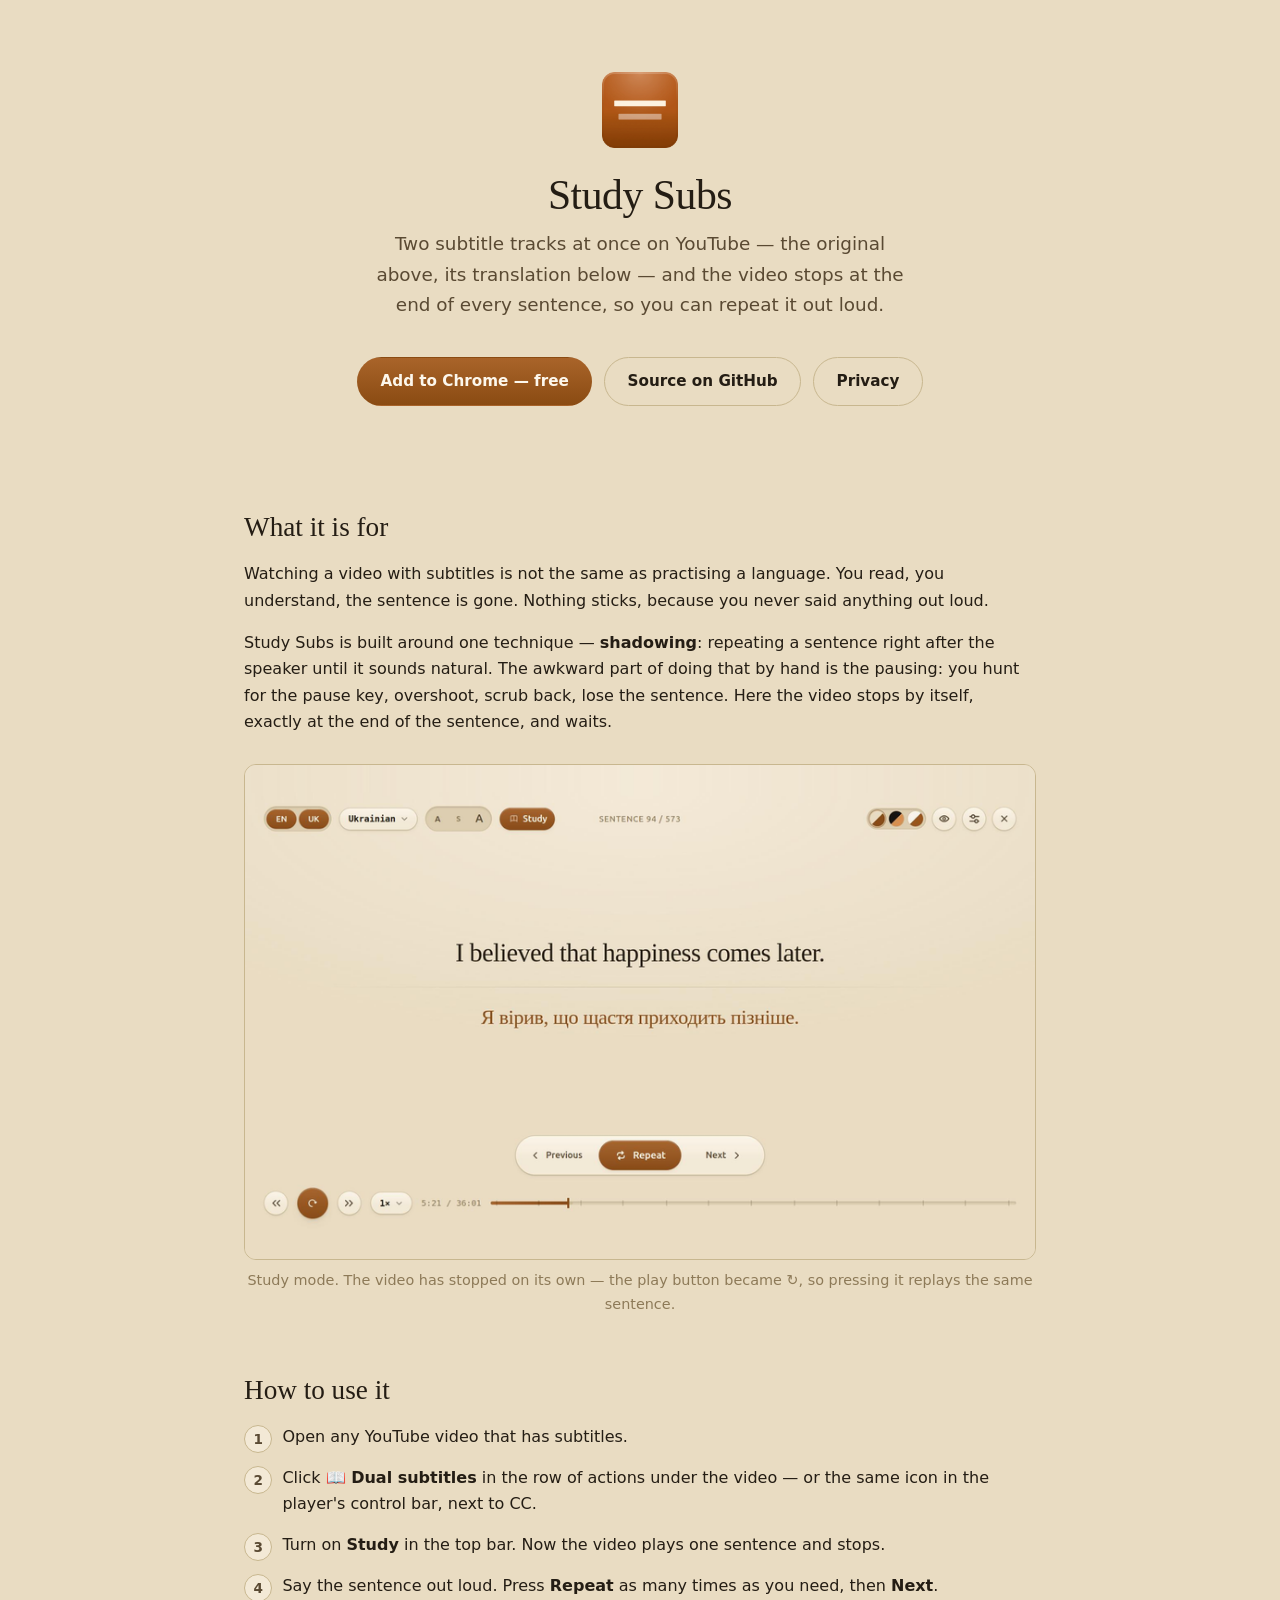
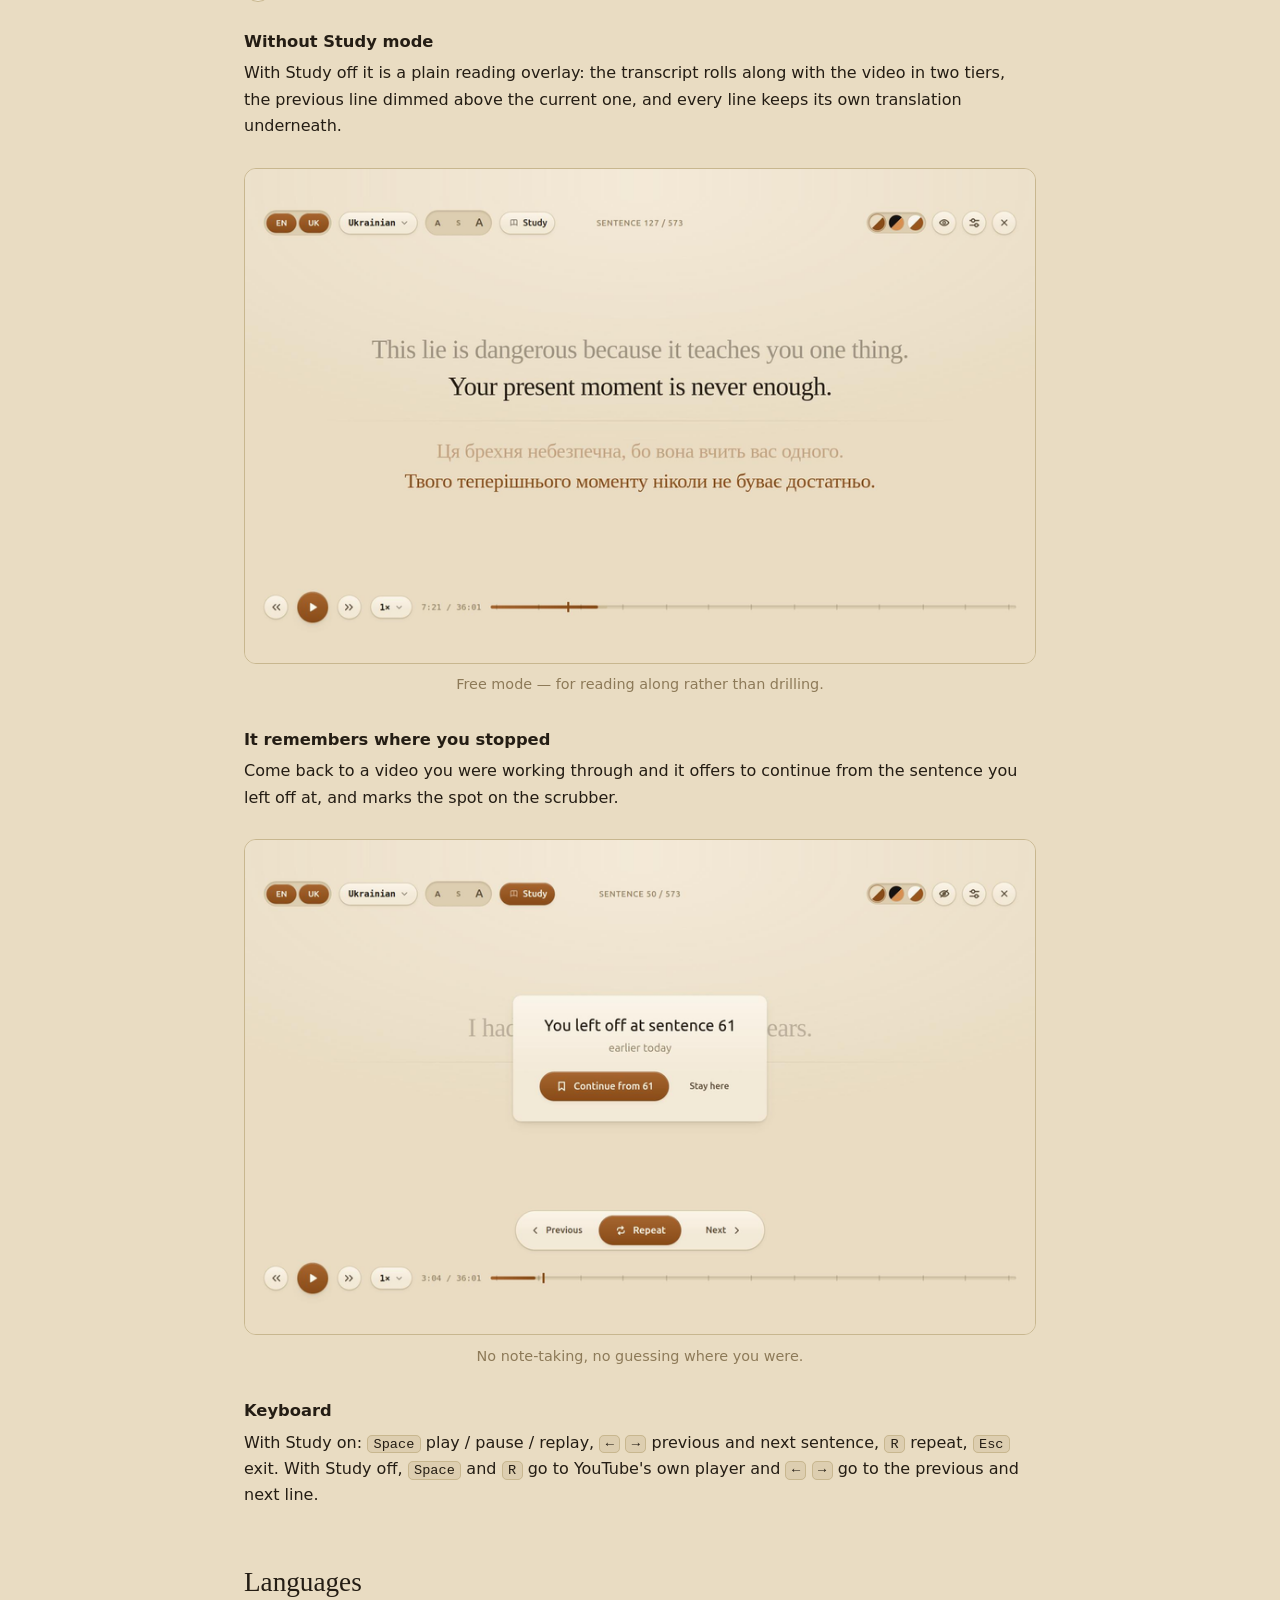
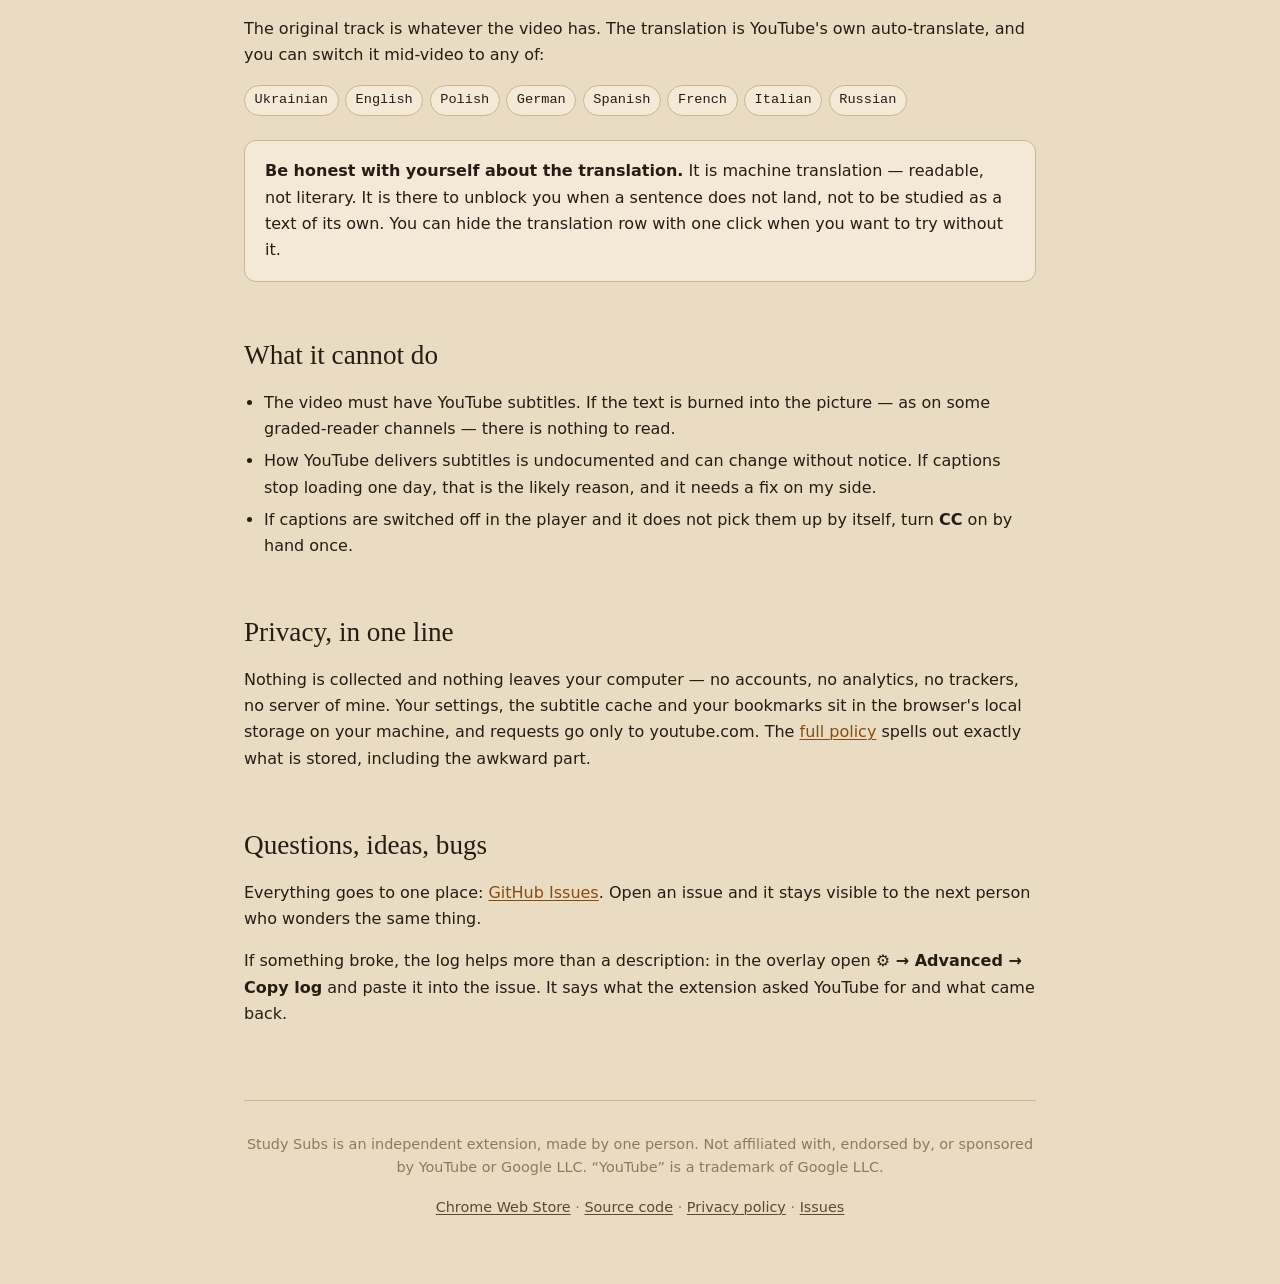
<file: docs/index.html>
<!DOCTYPE html>
<html lang="en">
<head>
<meta charset="utf-8">
<meta name="viewport" content="width=device-width, initial-scale=1">
<title>Study Subs — dual subtitles for YouTube</title>
<meta name="description" content="A Chrome extension that shows two subtitle tracks at once on YouTube and stops at the end of every sentence, so you can repeat it out loud.">
<link rel="icon" href="img/icon.png" type="image/png">
<style>
  :root{
    --bg:#e9dcc2; --bg-elev:#f3e9d6; --bg-sunken:#ddceb0;
    --ink:#241d14; --ink-2:#5a4a33; --ink-3:#8d7a58;
    --accent:#8a4b12; --accent-2:#a9642a; --accent-ink:#fdf7ec;
    --line:#c8b78f;
    --serif:"Iowan Old Style","Palatino Linotype",Palatino,Charter,Georgia,"Times New Roman",serif;
    --sans:system-ui,-apple-system,"Segoe UI",Roboto,"Helvetica Neue",Arial,sans-serif;
    --mono:ui-monospace,SFMono-Regular,"SF Mono",Menlo,Consolas,monospace;
  }
  @media (prefers-color-scheme:dark){
    :root{
      --bg:#171310; --bg-elev:#221c16; --bg-sunken:#100d0a;
      --ink:#efe4d2; --ink-2:#b9a992; --ink-3:#8a7a66;
      --accent:#d98f4d; --accent-2:#edaa6b; --accent-ink:#1a1209;
      --line:#3b3128;
    }
  }
  *{box-sizing:border-box}
  body{
    margin:0; background:var(--bg); color:var(--ink);
    font:16px/1.65 var(--sans);
    -webkit-font-smoothing:antialiased;
  }
  .wrap{max-width:52rem; margin:0 auto; padding:0 1.25rem}
  header{padding:4.5rem 0 3rem; text-align:center}
  /* no border-radius: the PNG already has its own transparent rounded corners */
  .mark{width:76px; height:76px; margin:0 auto 1.5rem; display:block}
  h1{font:400 2.6rem/1.15 var(--serif); margin:0 0 .6rem; letter-spacing:-.01em}
  .tagline{font-size:1.15rem; color:var(--ink-2); margin:0 auto; max-width:34rem}
  .cta{margin-top:2.25rem; display:flex; gap:.75rem; justify-content:center; flex-wrap:wrap}
  .btn{
    display:inline-block; padding:.7rem 1.4rem; border-radius:99px; text-decoration:none;
    font-weight:600; font-size:.95rem; border:1px solid transparent;
  }
  .btn-primary{background:linear-gradient(180deg,var(--accent-2),var(--accent)); color:var(--accent-ink)}
  .btn-ghost{border-color:var(--line); color:var(--ink)}
  .btn:hover{filter:brightness(1.06)}
  h2{font:400 1.7rem/1.3 var(--serif); margin:3.5rem 0 1rem}
  h3{font:600 1.02rem/1.4 var(--sans); margin:2rem 0 .4rem; color:var(--ink)}
  p{margin:0 0 1rem}
  section p:last-child{margin-bottom:0}
  ul{margin:0 0 1rem; padding-left:1.25rem}
  li{margin:.35rem 0}
  figure{margin:1.75rem 0 0}
  figure img{
    width:100%; height:auto; display:block; border-radius:12px;
    border:1px solid var(--line);
  }
  figcaption{margin-top:.6rem; font-size:.9rem; color:var(--ink-3); text-align:center}
  kbd{
    font:inherit; font-family:var(--mono); font-size:.85em;
    background:var(--bg-sunken); border:1px solid var(--line);
    border-radius:5px; padding:.05em .4em;
  }
  .steps{counter-reset:s; list-style:none; padding:0}
  .steps li{counter-increment:s; position:relative; padding-left:2.4rem; margin:.9rem 0}
  .steps li::before{
    content:counter(s); position:absolute; left:0; top:.05rem;
    width:1.65rem; height:1.65rem; border-radius:99px;
    background:var(--bg-elev); border:1px solid var(--line); color:var(--ink-2);
    font-size:.85rem; font-weight:600; display:flex; align-items:center; justify-content:center;
  }
  .note{
    background:var(--bg-elev); border:1px solid var(--line);
    border-radius:12px; padding:1.1rem 1.25rem; margin:1.5rem 0 0;
  }
  .note strong{color:var(--ink)}
  .langs{display:flex; flex-wrap:wrap; gap:.4rem; margin:.75rem 0 0; padding:0; list-style:none}
  .langs li{
    font-family:var(--mono); font-size:.85rem; padding:.2rem .6rem;
    background:var(--bg-elev); border:1px solid var(--line); border-radius:99px; margin:0;
  }
  a{color:var(--accent); text-decoration-thickness:1px; text-underline-offset:2px}
  footer{
    margin-top:4.5rem; padding:2rem 0 3rem; border-top:1px solid var(--line);
    color:var(--ink-3); font-size:.9rem; text-align:center;
  }
  footer a{color:var(--ink-2)}
</style>
</head>
<body>
<div class="wrap">

<header>
  <img class="mark" src="img/icon.png" alt="Study Subs icon" width="76" height="76">
  <h1>Study Subs</h1>
  <p class="tagline">Two subtitle tracks at once on YouTube — the original above,
  its translation below — and the video stops at the end of every sentence, so you
  can repeat it out loud.</p>
  <div class="cta">
    <a class="btn btn-primary" href="https://chromewebstore.google.com/detail/study-subs-%E2%80%94-dual-subtitl/lodajmmoenlnkiplbeigflgnngojkada">Add to Chrome — free</a>
    <a class="btn btn-ghost" href="https://github.com/CinexUA/study-subs">Source on GitHub</a>
    <a class="btn btn-ghost" href="privacy.html">Privacy</a>
  </div>
</header>

<section>
  <h2>What it is for</h2>
  <p>Watching a video with subtitles is not the same as practising a language.
  You read, you understand, the sentence is gone. Nothing sticks, because you
  never said anything out loud.</p>
  <p>Study Subs is built around one technique — <strong>shadowing</strong>:
  repeating a sentence right after the speaker until it sounds natural. The
  awkward part of doing that by hand is the pausing: you hunt for the pause key,
  overshoot, scrub back, lose the sentence. Here the video stops by itself, exactly
  at the end of the sentence, and waits.</p>
  <figure>
    <img src="img/study-mode.png" alt="Study mode: an English sentence on the reading line, its Ukrainian translation below, with Previous / Repeat / Next underneath.">
    <figcaption>Study mode. The video has stopped on its own — the play button became ↻, so pressing it replays the same sentence.</figcaption>
  </figure>
</section>

<section>
  <h2>How to use it</h2>
  <ol class="steps">
    <li>Open any YouTube video that has subtitles.</li>
    <li>Click <strong>📖 Dual subtitles</strong> in the row of actions under the
    video — or the same icon in the player's control bar, next to CC.</li>
    <li>Turn on <strong>Study</strong> in the top bar. Now the video plays one
    sentence and stops.</li>
    <li>Say the sentence out loud. Press <strong>Repeat</strong> as many times as
    you need, then <strong>Next</strong>.</li>
  </ol>

  <h3>Without Study mode</h3>
  <p>With Study off it is a plain reading overlay: the transcript rolls along with
  the video in two tiers, the previous line dimmed above the current one, and every
  line keeps its own translation underneath.</p>
  <figure>
    <img src="img/free-mode.png" alt="Free mode: two lines of English with the previous one dimmed, and two matching lines of Ukrainian below.">
    <figcaption>Free mode — for reading along rather than drilling.</figcaption>
  </figure>

  <h3>It remembers where you stopped</h3>
  <p>Come back to a video you were working through and it offers to continue from
  the sentence you left off at, and marks the spot on the scrubber.</p>
  <figure>
    <img src="img/bookmark.png" alt="A card reading 'You left off at sentence 61, earlier today' with Continue and Stay here buttons.">
    <figcaption>No note-taking, no guessing where you were.</figcaption>
  </figure>

  <h3>Keyboard</h3>
  <p>With Study on: <kbd>Space</kbd> play / pause / replay,
  <kbd>←</kbd> <kbd>→</kbd> previous and next sentence, <kbd>R</kbd> repeat,
  <kbd>Esc</kbd> exit. With Study off, <kbd>Space</kbd> and <kbd>R</kbd> go to
  YouTube's own player and <kbd>←</kbd> <kbd>→</kbd> go to the previous and
  next line.</p>
</section>

<section>
  <h2>Languages</h2>
  <p>The original track is whatever the video has. The translation is YouTube's own
  auto-translate, and you can switch it mid-video to any of:</p>
  <ul class="langs">
    <li>Ukrainian</li><li>English</li><li>Polish</li><li>German</li>
    <li>Spanish</li><li>French</li><li>Italian</li><li>Russian</li>
  </ul>
  <div class="note">
    <p><strong>Be honest with yourself about the translation.</strong> It is machine
    translation — readable, not literary. It is there to unblock you when a sentence
    does not land, not to be studied as a text of its own. You can hide the
    translation row with one click when you want to try without it.</p>
  </div>
</section>

<section>
  <h2>What it cannot do</h2>
  <ul>
    <li>The video must have YouTube subtitles. If the text is burned into the
    picture — as on some graded-reader channels — there is nothing to read.</li>
    <li>How YouTube delivers subtitles is undocumented and can change without
    notice. If captions stop loading one day, that is the likely reason, and it
    needs a fix on my side.</li>
    <li>If captions are switched off in the player and it does not pick them up by
    itself, turn <strong>CC</strong> on by hand once.</li>
  </ul>
</section>

<section>
  <h2>Privacy, in one line</h2>
  <p>Nothing is collected and nothing leaves your computer — no accounts, no
  analytics, no trackers, no server of mine. Your settings, the subtitle cache and
  your bookmarks sit in the browser's local storage on your machine, and requests
  go only to youtube.com. The <a href="privacy.html">full policy</a> spells out
  exactly what is stored, including the awkward part.</p>
</section>

<section>
  <h2>Questions, ideas, bugs</h2>
  <p>Everything goes to one place:
  <a href="https://github.com/CinexUA/study-subs/issues">GitHub Issues</a>.
  Open an issue and it stays visible to the next person who wonders the same thing.</p>
  <p>If something broke, the log helps more than a description: in the overlay open
  <strong>⚙ → Advanced → Copy log</strong> and paste it into the issue. It says what
  the extension asked YouTube for and what came back.</p>
</section>

<footer>
  <p>Study Subs is an independent extension, made by one person.
  Not affiliated with, endorsed by, or sponsored by YouTube or Google LLC.
  “YouTube” is a trademark of Google LLC.</p>
  <p><a href="https://chromewebstore.google.com/detail/study-subs-%E2%80%94-dual-subtitl/lodajmmoenlnkiplbeigflgnngojkada">Chrome Web Store</a> ·
  <a href="https://github.com/CinexUA/study-subs">Source code</a> ·
  <a href="privacy.html">Privacy policy</a> ·
  <a href="https://github.com/CinexUA/study-subs/issues">Issues</a></p>
</footer>

</div>
</body>
</html>
</file>
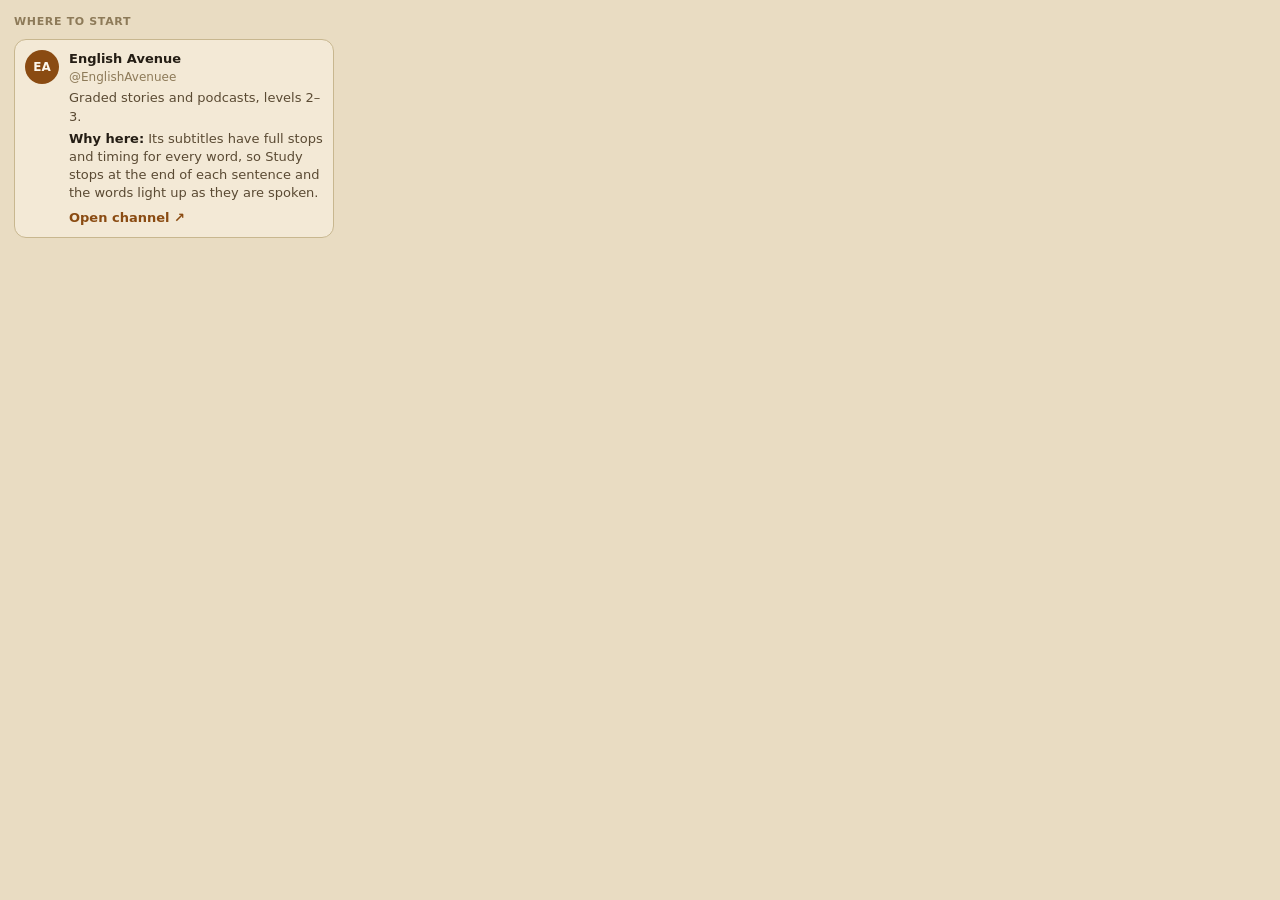
<file: popup.html>
<!doctype html>
<html lang="en">
<head>
  <meta charset="utf-8">
  <title>Where to start</title>
  <link rel="stylesheet" href="popup.css">
</head>
<body data-theme="sepia">
  <h1>Where to start</h1>
  <ul id="list"></ul>
  <script src="channels.js"></script>
  <script src="popup.js"></script>
</body>
</html>
</file>
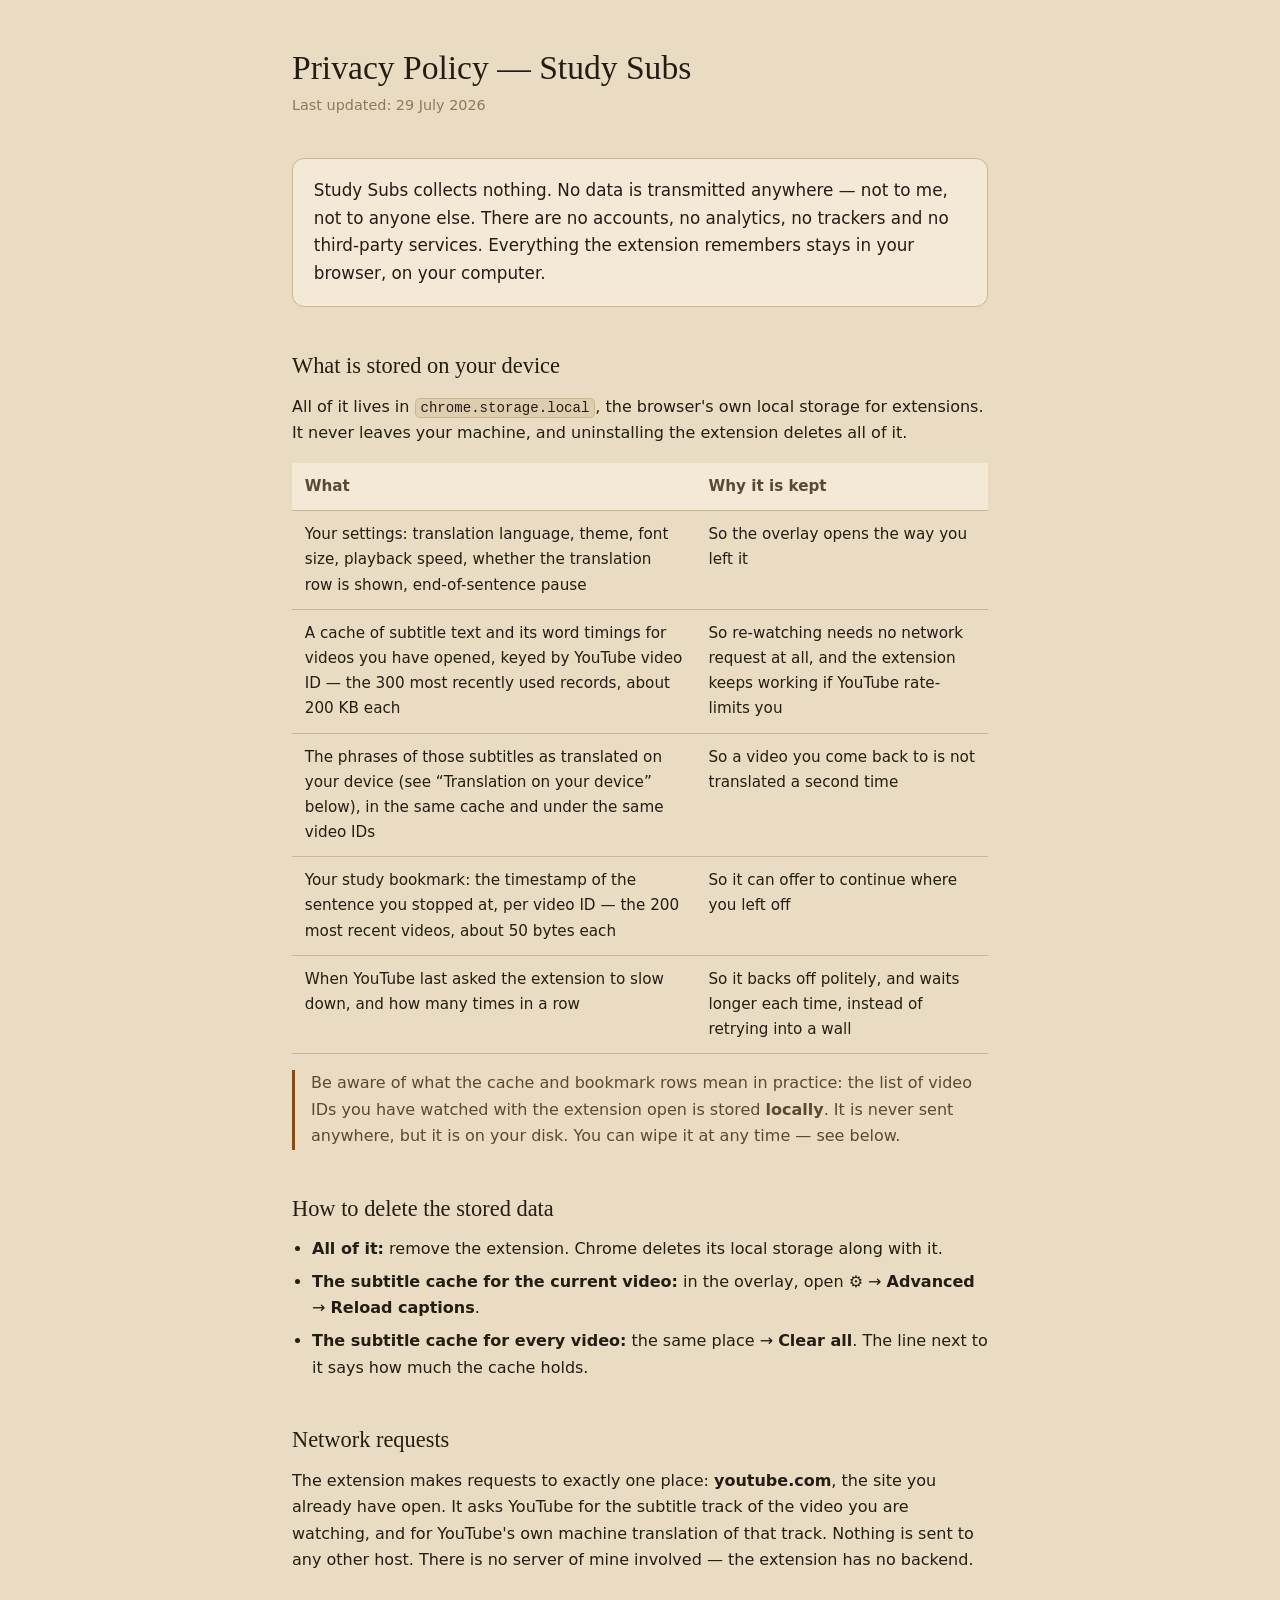
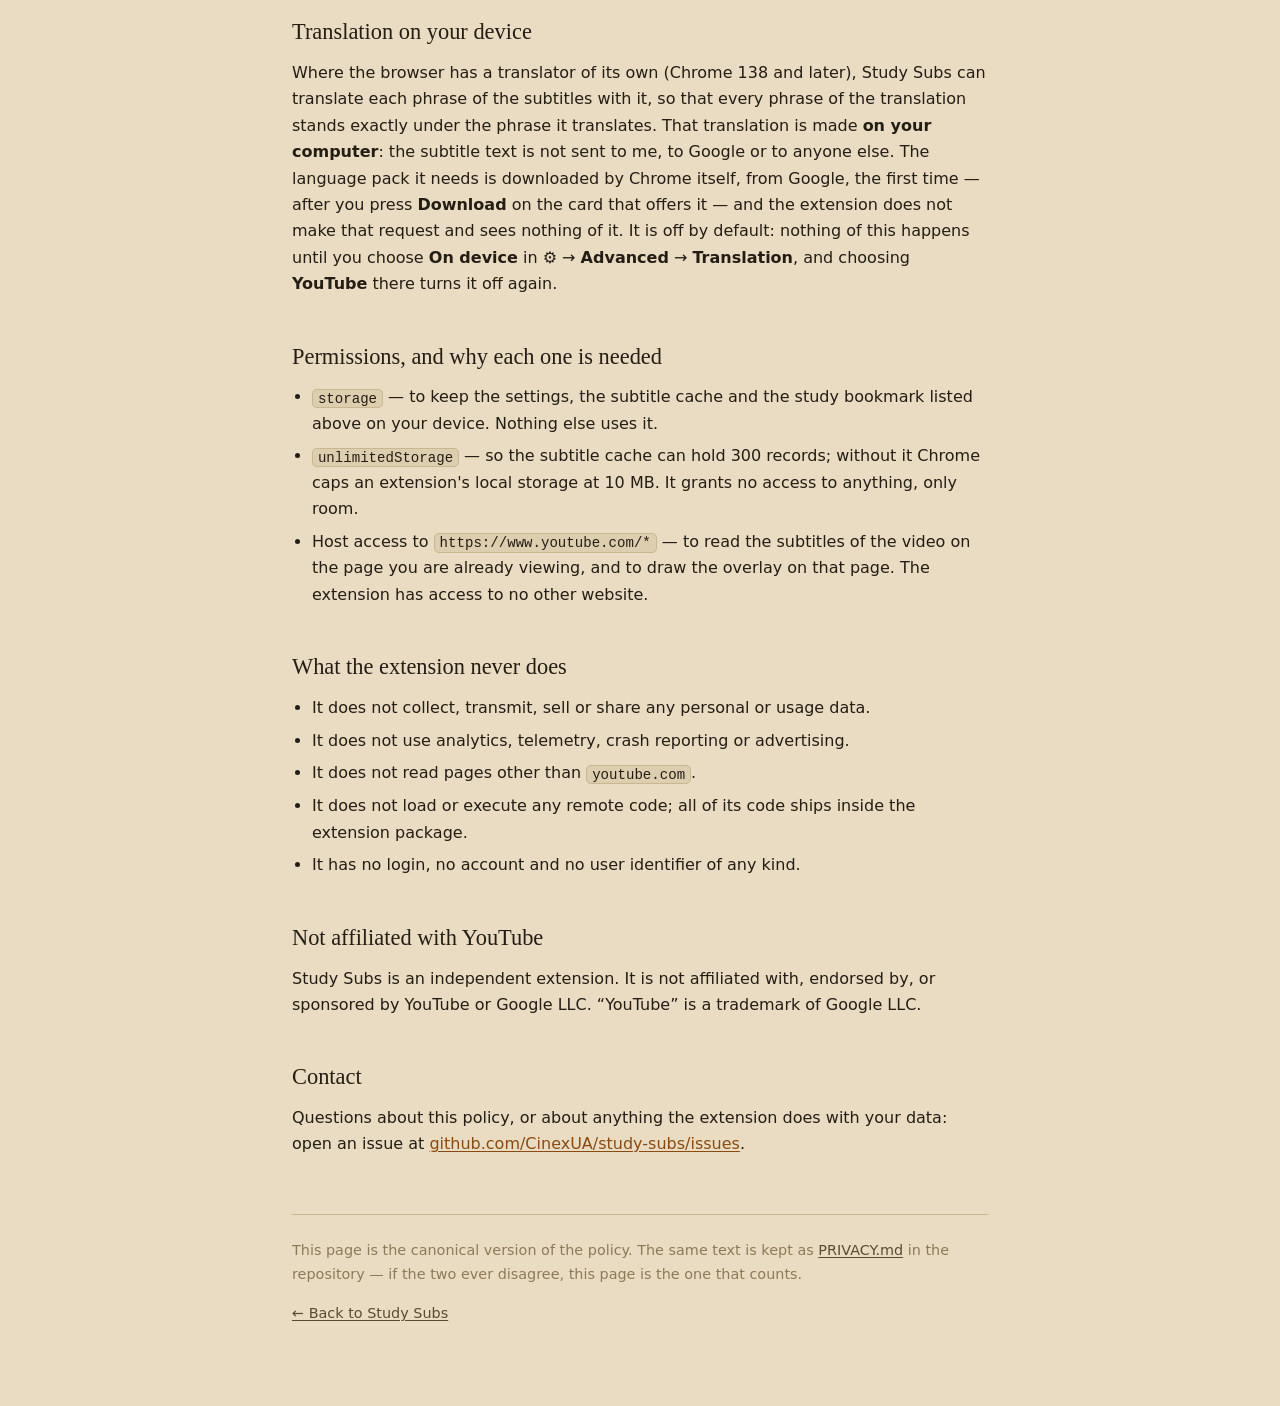
<file: docs/privacy.html>
<!DOCTYPE html>
<html lang="en">
<head>
<meta charset="utf-8">
<meta name="viewport" content="width=device-width, initial-scale=1">
<title>Privacy Policy — Study Subs</title>
<meta name="description" content="Study Subs collects nothing and transmits nothing. This is exactly what it stores on your device and why.">
<link rel="icon" href="img/icon.png" type="image/png">
<style>
  :root{
    --bg:#e9dcc2; --bg-elev:#f3e9d6; --bg-sunken:#ddceb0;
    --ink:#241d14; --ink-2:#5a4a33; --ink-3:#8d7a58;
    --accent:#8a4b12; --accent-2:#a9642a;
    --line:#c8b78f;
    --serif:"Iowan Old Style","Palatino Linotype",Palatino,Charter,Georgia,"Times New Roman",serif;
    --sans:system-ui,-apple-system,"Segoe UI",Roboto,"Helvetica Neue",Arial,sans-serif;
  }
  @media (prefers-color-scheme:dark){
    :root{
      --bg:#171310; --bg-elev:#221c16; --bg-sunken:#100d0a;
      --ink:#efe4d2; --ink-2:#b9a992; --ink-3:#8a7a66;
      --accent:#d98f4d; --accent-2:#edaa6b;
      --line:#3b3128;
    }
  }
  *{box-sizing:border-box}
  body{margin:0; background:var(--bg); color:var(--ink); font:16px/1.65 var(--sans)}
  .wrap{max-width:46rem; margin:0 auto; padding:3rem 1.25rem 4rem}
  h1{font:400 2.1rem/1.2 var(--serif); margin:0 0 .35rem}
  .updated{color:var(--ink-3); font-size:.9rem; margin:0 0 2.5rem}
  h2{font:400 1.4rem/1.3 var(--serif); margin:2.75rem 0 .85rem}
  p{margin:0 0 1rem}
  ul{padding-left:1.25rem; margin:0 0 1rem}
  li{margin:.4rem 0}
  .lede{
    background:var(--bg-elev); border:1px solid var(--line);
    border-radius:12px; padding:1.15rem 1.3rem; font-size:1.05rem;
  }
  .lede p:last-child{margin-bottom:0}
  table{width:100%; border-collapse:collapse; margin:0 0 1rem; font-size:.95rem}
  th,td{text-align:left; padding:.7rem .8rem; border-bottom:1px solid var(--line); vertical-align:top}
  th{color:var(--ink-2); font-weight:600; background:var(--bg-elev)}
  .warn{border-left:3px solid var(--accent); padding-left:1rem; color:var(--ink-2)}
  a{color:var(--accent); text-underline-offset:2px}
  code{
    font-family:ui-monospace,SFMono-Regular,Menlo,Consolas,monospace; font-size:.88em;
    background:var(--bg-sunken); border:1px solid var(--line); border-radius:5px; padding:.05em .35em;
  }
  footer{margin-top:3.5rem; padding-top:1.5rem; border-top:1px solid var(--line); color:var(--ink-3); font-size:.9rem}
  footer a{color:var(--ink-2)}
</style>
</head>
<body>
<div class="wrap">

<h1>Privacy Policy — Study Subs</h1>
<p class="updated">Last updated: 29 July 2026</p>

<div class="lede">
  <p>Study Subs collects nothing. No data is transmitted anywhere — not to me, not
  to anyone else. There are no accounts, no analytics, no trackers and no
  third-party services. Everything the extension remembers stays in your browser,
  on your computer.</p>
</div>

<h2>What is stored on your device</h2>
<p>All of it lives in <code>chrome.storage.local</code>, the browser's own local
storage for extensions. It never leaves your machine, and uninstalling the
extension deletes all of it.</p>

<table>
  <tr><th>What</th><th>Why it is kept</th></tr>
  <tr>
    <td>Your settings: translation language, theme, font size, playback speed,
    whether the translation row is shown, end-of-sentence pause</td>
    <td>So the overlay opens the way you left it</td>
  </tr>
  <tr>
    <td>A cache of subtitle text and its word timings for videos you have opened,
    keyed by YouTube video ID — the 300 most recently used records, about 200 KB
    each</td>
    <td>So re-watching needs no network request at all, and the extension keeps
    working if YouTube rate-limits you</td>
  </tr>
  <tr>
    <td>The phrases of those subtitles as translated on your device (see
    “Translation on your device” below), in the same cache and under the same
    video IDs</td>
    <td>So a video you come back to is not translated a second time</td>
  </tr>
  <tr>
    <td>Your study bookmark: the timestamp of the sentence you stopped at, per
    video ID — the 200 most recent videos, about 50 bytes each</td>
    <td>So it can offer to continue where you left off</td>
  </tr>
  <tr>
    <td>When YouTube last asked the extension to slow down, and how many times in
    a row</td>
    <td>So it backs off politely, and waits longer each time, instead of retrying
    into a wall</td>
  </tr>
</table>

<p class="warn">Be aware of what the cache and bookmark rows mean in practice: the
list of video IDs you have watched with the extension open is stored
<strong>locally</strong>. It is never sent anywhere, but it is on your disk. You
can wipe it at any time — see below.</p>

<h2>How to delete the stored data</h2>
<ul>
  <li><strong>All of it:</strong> remove the extension. Chrome deletes its local
  storage along with it.</li>
  <li><strong>The subtitle cache for the current video:</strong> in the overlay,
  open ⚙ → <strong>Advanced</strong> → <strong>Reload captions</strong>.</li>
  <li><strong>The subtitle cache for every video:</strong> the same place →
  <strong>Clear all</strong>. The line next to it says how much the cache holds.</li>
</ul>

<h2>Network requests</h2>
<p>The extension makes requests to exactly one place: <strong>youtube.com</strong>,
the site you already have open. It asks YouTube for the subtitle track of the video
you are watching, and for YouTube's own machine translation of that track. Nothing
is sent to any other host. There is no server of mine involved — the extension has
no backend.</p>

<h2>Translation on your device</h2>
<p>Where the browser has a translator of its own (Chrome 138 and later), Study Subs
can translate each phrase of the subtitles with it, so that every phrase of the
translation stands exactly under the phrase it translates. That translation is made
<strong>on your computer</strong>: the subtitle text is not sent to me, to Google or
to anyone else. The language pack it needs is downloaded by Chrome itself, from
Google, the first time — after you press <strong>Download</strong> on the card that
offers it — and the extension does not make that request and sees nothing of
it. It is off by default: nothing of this happens until you choose
<strong>On device</strong> in ⚙ → <strong>Advanced</strong> →
<strong>Translation</strong>, and choosing <strong>YouTube</strong> there turns it
off again.</p>

<h2>Permissions, and why each one is needed</h2>
<ul>
  <li><code>storage</code> — to keep the settings, the subtitle cache and the study
  bookmark listed above on your device. Nothing else uses it.</li>
  <li><code>unlimitedStorage</code> — so the subtitle cache can hold 300 records;
  without it Chrome caps an extension's local storage at 10 MB. It grants no
  access to anything, only room.</li>
  <li>Host access to <code>https://www.youtube.com/*</code> — to read the subtitles
  of the video on the page you are already viewing, and to draw the overlay on that
  page. The extension has access to no other website.</li>
</ul>

<h2>What the extension never does</h2>
<ul>
  <li>It does not collect, transmit, sell or share any personal or usage data.</li>
  <li>It does not use analytics, telemetry, crash reporting or advertising.</li>
  <li>It does not read pages other than <code>youtube.com</code>.</li>
  <li>It does not load or execute any remote code; all of its code ships inside
  the extension package.</li>
  <li>It has no login, no account and no user identifier of any kind.</li>
</ul>

<h2>Not affiliated with YouTube</h2>
<p>Study Subs is an independent extension. It is not affiliated with, endorsed by,
or sponsored by YouTube or Google LLC. “YouTube” is a trademark of Google LLC.</p>

<h2>Contact</h2>
<p>Questions about this policy, or about anything the extension does with your
data: open an issue at
<a href="https://github.com/CinexUA/study-subs/issues">github.com/CinexUA/study-subs/issues</a>.</p>

<footer>
  <p>This page is the canonical version of the policy. The same text is kept as
  <a href="https://github.com/CinexUA/study-subs/blob/main/PRIVACY.md">PRIVACY.md</a>
  in the repository — if the two ever disagree, this page is the one that counts.</p>
  <p><a href="index.html">← Back to Study Subs</a></p>
</footer>

</div>
</body>
</html>
</file>
<file: popup.css>
/* The toolbar popup: the list of channels where the reader works as meant.
   It is an extension page, not the overlay, so there is no --u here and the
   sizes are plain pixels. The tone tokens are copied from content.css
   (.ytds-theme-*) so the popup wears the theme the reader is set to.
   Change a colour there and it has to change here too, and list a new theme
   in popup.js: one it does not list falls back to sepia. */

body[data-theme="sepia"] {
  --bg: #e9dcc2;        --bg-elev: #f3e9d6;
  --ink: #241d14;       --ink-2: #5a4a33;   --ink-3: #8d7a58;
  --accent: #8a4b12;    --accent-ink: #fdf7ec;
  --line: #c8b78f;      --bg-hover: rgba(138,75,18,.07);
}
body[data-theme="dark"] {
  --bg: #171310;        --bg-elev: #221c16;
  --ink: #efe4d2;       --ink-2: #b9a992;   --ink-3: #8a7a66;
  --accent: #d98f4d;    --accent-ink: #1a1209;
  --line: #3b3128;      --bg-hover: rgba(230,170,110,.09);
}
body[data-theme="light"] {
  --bg: #f8f4ec;        --bg-elev: #ffffff;
  --ink: #1e1913;       --ink-2: #5b4f3f;   --ink-3: #90826e;
  --accent: #9a5518;    --accent-ink: #fffaf2;
  --line: #e0d6c4;      --bg-hover: rgba(154,85,24,.06);
}
body[data-theme="darcula"] {
  --bg: #2b2b2b;        --bg-elev: #3c3f41;
  --ink: #d0d9e2;       --ink-2: #a9b7c6;   --ink-3: #8a8f94;
  --accent: #d8843c;    --accent-ink: #1e1f20;
  --line: #4e5254;      --bg-hover: rgba(216,132,60,.1);
}
body[data-theme="monokai"] {
  --bg: #272822;        --bg-elev: #33342c;
  --ink: #f8f8f2;       --ink-2: #cfcfc2;   --ink-3: #908b74;
  --accent: #fc4c88;    --accent-ink: #1e1f1c;
  --line: #49483e;      --bg-hover: rgba(252,76,136,.1);
}
body[data-theme="dracula"] {
  --bg: #282a36;        --bg-elev: #343746;
  --ink: #f8f8f2;       --ink-2: #c3c6d8;   --ink-3: #8b93b8;
  --accent: #bd93f9;    --accent-ink: #21222c;
  --line: #44475a;      --bg-hover: rgba(189,147,249,.1);
}
body[data-theme="onedark"] {
  --bg: #282c34;        --bg-elev: #31363f;
  --ink: #d7dae0;       --ink-2: #abb2bf;   --ink-3: #7f8796;
  --accent: #61afef;    --accent-ink: #1d2026;
  --line: #3e4451;      --bg-hover: rgba(97,175,239,.1);
}
body[data-theme="nord"] {
  --bg: #2e3440;        --bg-elev: #3b4252;
  --ink: #eceff4;       --ink-2: #d8dee9;   --ink-3: #8f9bb3;
  --accent: #88c0d0;    --accent-ink: #242933;
  --line: #434c5e;      --bg-hover: rgba(136,192,208,.1);
}
body[data-theme="gruvbox"] {
  --bg: #282828;        --bg-elev: #3c3836;
  --ink: #ebdbb2;       --ink-2: #d5c4a1;   --ink-3: #a89984;
  --accent: #fabd2f;    --accent-ink: #1d2021;
  --line: #504945;      --bg-hover: rgba(250,189,47,.1);
}
body[data-theme="solarized-dark"] {
  --bg: #002b36;        --bg-elev: #073642;
  --ink: #c3cdcd;       --ink-2: #93a1a1;   --ink-3: #7a9197;
  --accent: #b58900;    --accent-ink: #00212b;
  --line: #164450;      --bg-hover: rgba(181,137,0,.1);
}
body[data-theme="solarized-light"] {
  --bg: #fdf6e3;        --bg-elev: #fffbef;
  --ink: #073642;       --ink-2: #4f6870;   --ink-3: #7c8f94;
  --accent: #1f6fae;    --accent-ink: #fdf6e3;
  --line: #ddd6c1;      --bg-hover: rgba(31,111,174,.07);
}
body[data-theme="latte"] {
  --bg: #eff1f5;        --bg-elev: #ffffff;
  --ink: #2a2b3d;       --ink-2: #4c4f69;   --ink-3: #7c7f93;
  --accent: #8839ef;    --accent-ink: #ffffff;
  --line: #ccd0da;      --bg-hover: rgba(136,57,239,.07);
}
body[data-theme="tokyonight"] {
  --bg: #1a1b26;        --bg-elev: #24283b;
  --ink: #c0caf5;       --ink-2: #a9b1d6;   --ink-3: #7c83ab;
  --accent: #7aa2f7;    --accent-ink: #16161e;
  --line: #3b4261;      --bg-hover: rgba(122,162,247,.1);
}
body[data-theme="rosepine"] {
  --bg: #191724;        --bg-elev: #26233a;
  --ink: #e0def4;       --ink-2: #c4c1de;   --ink-3: #908caa;
  --accent: #ebbcba;    --accent-ink: #191724;
  --line: #403d52;      --bg-hover: rgba(235,188,186,.1);
}
body[data-theme="rosepine-dawn"] {
  --bg: #faf4ed;        --bg-elev: #fffaf3;
  --ink: #3e3a5c;       --ink-2: #615d7d;   --ink-3: #86819b;
  --accent: #286983;    --accent-ink: #faf4ed;
  --line: #dfdad9;      --bg-hover: rgba(40,105,131,.07);
}
body[data-theme="everforest"] {
  --bg: #2d353b;        --bg-elev: #343f44;
  --ink: #e2d7bf;       --ink-2: #c9bda3;   --ink-3: #939f96;
  --accent: #a7c080;    --accent-ink: #232a2e;
  --line: #475258;      --bg-hover: rgba(167,192,128,.1);
}
body[data-theme="everforest-light"] {
  --bg: #f3ead3;        --bg-elev: #fdf6e3;
  --ink: #2f3a40;       --ink-2: #4d5a62;   --ink-3: #76837c;
  --accent: #5a6b00;    --accent-ink: #fdf6e3;
  --line: #ddd8be;      --bg-hover: rgba(90,107,0,.07);
}
body[data-theme="gruvbox-light"] {
  --bg: #fbf1c7;        --bg-elev: #f9f5d7;
  --ink: #3c3836;       --ink-2: #504945;   --ink-3: #7c6f64;
  --accent: #9d0006;    --accent-ink: #fbf1c7;
  --line: #d5c4a1;      --bg-hover: rgba(157,0,6,.07);
}
body[data-theme="onelight"] {
  --bg: #fafafa;        --bg-elev: #ffffff;
  --ink: #383a42;       --ink-2: #5c5f68;   --ink-3: #83858d;
  --accent: #a626a4;    --accent-ink: #ffffff;
  --line: #dbdbdc;      --bg-hover: rgba(166,38,164,.07);
}
body[data-theme="cobalt2"] {
  --bg: #193549;        --bg-elev: #1f4662;
  --ink: #ffffff;       --ink-2: #c5d4dd;   --ink-3: #8fa9bd;
  --accent: #ffc600;    --accent-ink: #15232d;
  --line: #2a5a7c;      --bg-hover: rgba(255,198,0,.1);
}
body[data-theme="synthwave"] {
  --bg: #262335;        --bg-elev: #34294f;
  --ink: #f4f1fa;       --ink-2: #cfc9e3;   --ink-3: #958fb3;
  --accent: #ff7edb;    --accent-ink: #1e1a2e;
  --line: #4a3f6b;      --bg-hover: rgba(255,126,219,.1);
}
body[data-theme="zenburn"] {
  --bg: #3f3f3f;        --bg-elev: #4a4a4a;
  --ink: #eeeedd;       --ink-2: #d0d0be;   --ink-3: #a8a898;
  --accent: #8cd0d3;    --accent-ink: #2b2b2b;
  --line: #5f5f5f;      --bg-hover: rgba(140,208,211,.1);
}
body[data-theme="contrast"] {
  --bg: #000000;        --bg-elev: #1a1a1a;
  --ink: #ffffff;       --ink-2: #e6e6e6;   --ink-3: #b3b3b3;
  --accent: #ffd600;    --accent-ink: #000000;
  --line: #8c8c8c;      --bg-hover: rgba(255,214,0,.1);
}
body[data-theme="paper"] {
  --bg: #f4f1ea;        --bg-elev: #fbf9f4;
  --ink: #111111;       --ink-2: #3d3d3d;   --ink-3: #6e6e6e;
  --accent: #555555;    --accent-ink: #ffffff;
  --line: #d8d3c8;      --bg-hover: rgba(85,85,85,.07);
}

body {
  width: 320px;
  margin: 0;
  padding: 14px;
  background: var(--bg);
  color: var(--ink);
  font: 400 13px/1.4 system-ui, -apple-system, "Segoe UI", Roboto, "Helvetica Neue", Arial, sans-serif;
}
h1 {
  margin: 0 0 10px;
  font-size: 11px;
  font-weight: 600;
  letter-spacing: .06em;
  text-transform: uppercase;
  color: var(--ink-3);
}
ul { list-style: none; margin: 0; padding: 0; display: flex; flex-direction: column; gap: 8px; }
li {
  display: flex;
  gap: 10px;
  padding: 10px;
  border: 1px solid var(--line);
  border-radius: 12px;
  background: var(--bg-elev);
}
.initials {
  flex: none;
  width: 34px;
  height: 34px;
  border-radius: 50%;
  display: flex;
  align-items: center;
  justify-content: center;
  background: var(--accent);
  color: var(--accent-ink);
  font-weight: 700;
  font-size: 12px;
}
.name { font-weight: 600; }
.handle { color: var(--ink-3); font-size: 12px; }
.about, .why { margin: 4px 0 0; color: var(--ink-2); }
.why b { color: var(--ink); font-weight: 600; }
a {
  display: inline-block;
  margin-top: 6px;
  color: var(--accent);
  font-weight: 600;
  text-decoration: none;
}
a:hover { text-decoration: underline; }
</file>
